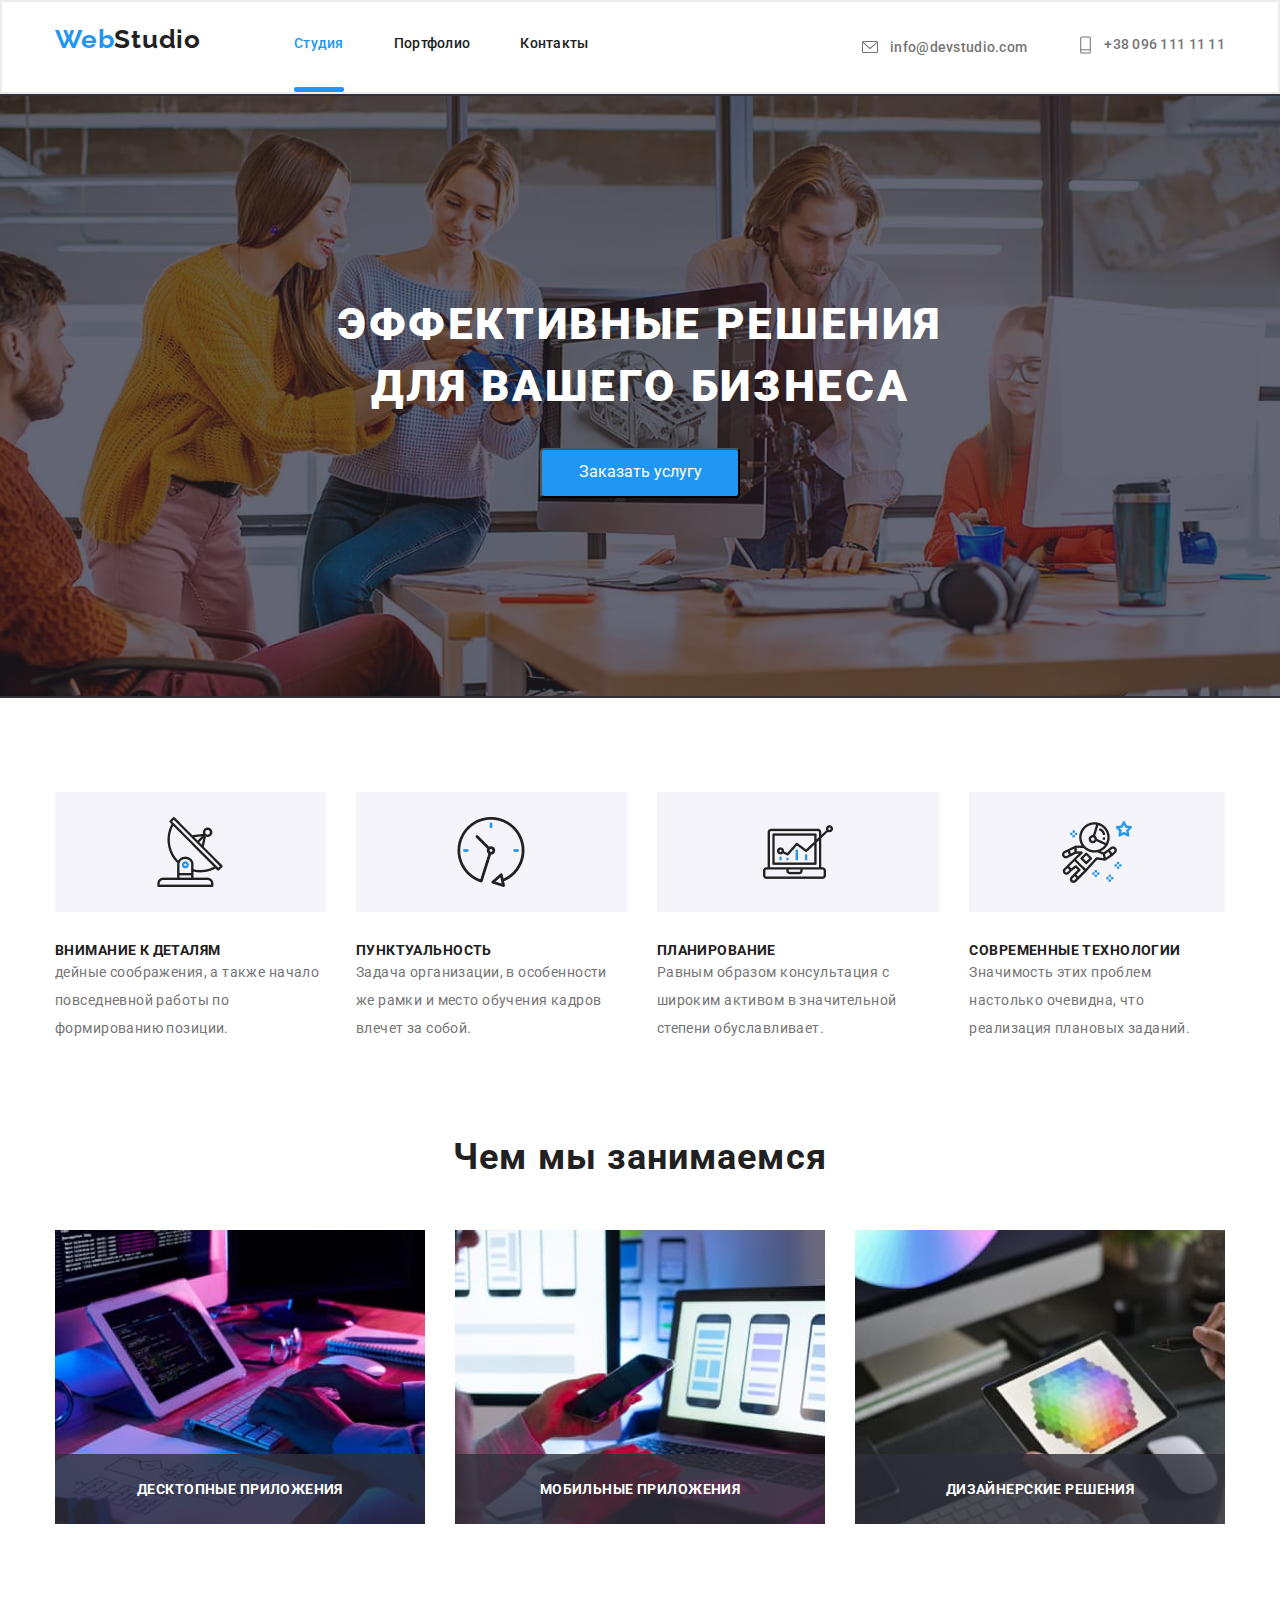
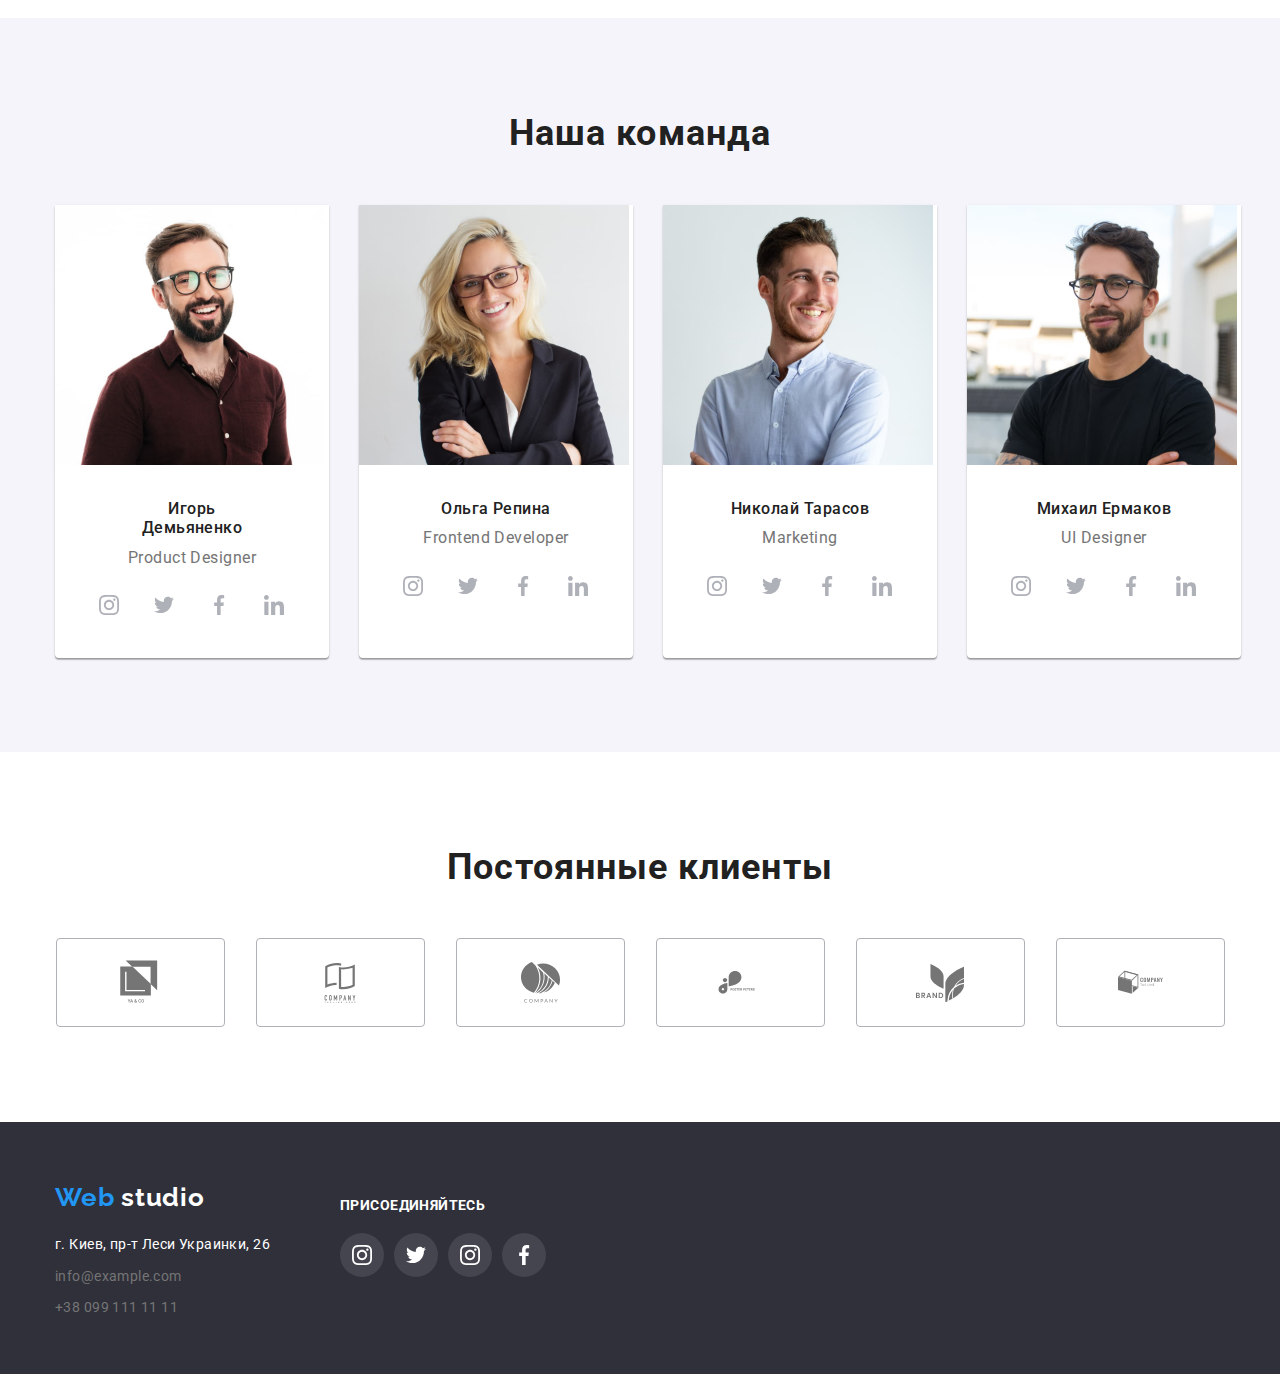
<file: index.html>
<!DOCTYPE html>
<html lang="en">
  <head>
    <meta charset="UTF-8" />
    <meta http-equiv="X-UA-Compatible" content="IE=edge" />
    <meta name="viewport" content="width=device-width, initial-scale=1.0" />
    <title>tech_html_hw</title>
    <link rel="preconnect" href="https://fonts.gstatic.com" />
    <link
      rel="stylesheet"
      href="https://cdnjs.cloudflare.com/ajax/libs/modern-normalize/1.0.0/modern-normalize.min.css"
    />
    <link
      href="https://fonts.googleapis.com/css2?family=Raleway:wght@700&family=Roboto:wght@400;500;700;900&display=swap"
      rel="stylesheet"
    />
    <link rel="stylesheet" href="./css/style.css" />
  </head>
  <body class="page">
    <!-- Header section -->

    <header class="page-header">
      <div class="flexy container">
        <nav class="navig">
          <a href="./index.html" class="logo">Web<span class="logo-2nd-part">Studio</span></a>
          <ul class="site-nav list">
            <li class="item"><a href="./index.html" class="link current">Студия</a></li>
            <li class="item"><a href="./portfolio.html" class="link">Портфолио</a></li>
            <li class="item"><a href="" class="link">Контакты</a></li>
          </ul>
        </nav>
        <ul class="authoriz-nav list">
          <li class="mail">
            <a href="mailto:info@devstudio.com" class="link-mail">
              <svg class="icon-mail-header" width="20px" height="16px">
                <use href="./images/sprite.svg#icon-envelope"></use>
              </svg>
              info@devstudio.com
            </a>
          </li>
          <li class="tel">
            <a href="tel:+380961111111" class="link-tel">
              <svg class="icon-phone-header" width="17px" height="22px">
                <use href="./images/sprite.svg#icon-phone"></use>
              </svg>
              +38 096 111 11 11
            </a>
          </li>
        </ul>
      </div>
    </header>

    <!-- Main section -->

    <main>
      <section class="section-hero section">
        <div class="container">
          <h1 class="title">Эффективные решения <br />для вашего бизнеса</h1>
          <button data-modal-open class="primary">Заказать услугу</button>
        </div>
      </section>

      <section class="principles container section">
        <h2 class="principles-title visually-hidden">Наши принципы</h2>
        <ul class="our-principles list flexy">
          <li class="item sputnik">
            <h3 class="principe-item">Внимание к деталям</h3>
            <p class="text">дейные соображения, а также начало повседневной работы по формированию позиции.</p>
          </li>
          <li class="item clock">
            <h3 class="principe-item">Пунктуальность</h3>
            <p class="text">Задача организации, в особенности же рамки и место обучения кадров влечет за собой.</p>
          </li>
          <li class="item pc">
            <h3 class="principe-item">Планирование</h3>
            <p class="text">Равным образом консультация с широким активом в значительной степени обуславливает.</p>
          </li>
          <li class="item cosmonaut">
            <h3 class="principe-item">Современные технологии</h3>
            <p class="text">Значимость этих проблем настолько очевидна, что реализация плановых заданий.</p>
          </li>
        </ul>
      </section>

      <section class="our-work container section">
        <h2 class="works-title">Чем мы занимаемся</h2>
        <ul class="work-list list flexy">
          <li class="item">
            <div class="works-thumb">
              <img class="works-img" src="./images/note1.jpg" alt="note1" width="370" />
              <div class="our-works-img-bg-box">
                <p class="our-works-img-bg-txt">Десктопные приложения</p>
              </div>
            </div>
          </li>
          <li class="item">
            <div class="works-thumb">
              <img class="works-img" src="./images/note2.jpg" alt="note1" width="370" />
              <div class="our-works-img-bg-box">
                <p class="our-works-img-bg-txt">Мобильные приложения</p>
              </div>
            </div>
          </li>
          <li class="item">
            <div class="works-thumb">
              <img class="works-img" src="./images/note3.jpg" alt="note1" width="370" />
              <div class="our-works-img-bg-box">
                <p class="our-works-img-bg-txt">Дизайнерские решения</p>
              </div>
            </div>
          </li>
        </ul>
      </section>

      <section class="our-team section">
        <div class="container">
          <h2 class="team-title">Наша команда</h2>
          <ul class="workers list flexy">
            <li class="item">
              <img src="./images/worker1.jpg" class="worker-image" alt="Product Designer" width="270" />
              <h3 class="workers-title">Игорь Демьяненко</h3>
              <p class="text">Product Designer</p>
              <ul class="workers-socials-list list">
                <li class="item">
                  <a href="" class="link">
                    <svg class="icon-insta-workers" widht="20px" height="20px">
                      <use href="./images/sprite.svg#icon-insta-worker"></use>
                    </svg>
                  </a>
                </li>
                <li class="item">
                  <a href="" class="link">
                    <svg class="icon--workers" widht="20px" height="20px">
                      <use href="./images/sprite.svg#icon-twitter-worker-nrm"></use>
                    </svg>
                  </a>
                </li>
                <li class="item">
                  <a href="" class="link">
                    <svg class="icon--workers" widht="20px" height="20px">
                      <use href="./images/sprite.svg#icon-facebook-worker"></use>
                    </svg>
                  </a>
                </li>
                <li class="item">
                  <a href="" class="link">
                    <svg class="icon--workers" widht="20px" height="20px">
                      <use href="./images/sprite.svg#icon-linkedin-worker"></use>
                    </svg>
                  </a>
                </li>
              </ul>
            </li>
            <li class="item">
              <img class="worker-image" src="./images/worker2.jpg" alt="Frontend Developer" width="270" />
              <h3 class="workers-title">Ольга Репина</h3>
              <p class="text">Frontend Developer</p>
              <ul class="workers-socials-list list">
                <li class="item">
                  <a href="" class="link">
                    <svg class="icon-insta-workers" widht="20px" height="20px">
                      <use href="./images/sprite.svg#icon-insta-worker"></use>
                    </svg>
                  </a>
                </li>
                <li class="item">
                  <a href="" class="link">
                    <svg class="icon--workers" widht="20px" height="20px">
                      <use href="./images/sprite.svg#icon-twitter-worker-nrm"></use>
                    </svg>
                  </a>
                </li>
                <li class="item">
                  <a href="" class="link">
                    <svg class="icon--workers" widht="20px" height="20px">
                      <use href="./images/sprite.svg#icon-facebook-worker"></use>
                    </svg>
                  </a>
                </li>
                <li class="item">
                  <a href="" class="link">
                    <svg class="icon--workers" widht="20px" height="20px">
                      <use href="./images/sprite.svg#icon-linkedin-worker"></use>
                    </svg>
                  </a>
                </li>
              </ul>
            </li>
            <li class="item">
              <img class="worker-image" src="./images/worker3.jpg" alt="Marketing" width="270" />
              <h3 class="workers-title">Николай Тарасов</h3>
              <p class="text">Marketing</p>
              <ul class="workers-socials-list list">
                <li class="item">
                  <a href="" class="link">
                    <svg class="icon-insta-workers" widht="20px" height="20px">
                      <use href="./images/sprite.svg#icon-insta-worker"></use>
                    </svg>
                  </a>
                </li>
                <li class="item">
                  <a href="" class="link">
                    <svg class="icon--workers" widht="20px" height="20px">
                      <use href="./images/sprite.svg#icon-twitter-worker-nrm"></use>
                    </svg>
                  </a>
                </li>
                <li class="item">
                  <a href="" class="link">
                    <svg class="icon--workers" widht="20px" height="20px">
                      <use href="./images/sprite.svg#icon-facebook-worker"></use>
                    </svg>
                  </a>
                </li>
                <li class="item">
                  <a href="" class="link">
                    <svg class="icon--workers" widht="20px" height="20px">
                      <use href="./images/sprite.svg#icon-linkedin-worker"></use>
                    </svg>
                  </a>
                </li>
              </ul>
            </li>
            <li class="item">
              <img class="worker-image" src="./images/worker4.jpg" alt="UI Designer" width="270" />
              <h3 class="workers-title">Михаил Ермаков</h3>
              <p class="text">UI Designer</p>
              <ul class="workers-socials-list list">
                <li class="item">
                  <a href="" class="link">
                    <svg class="icon-insta-workers" widht="20px" height="20px">
                      <use href="./images/sprite.svg#icon-insta-worker"></use>
                    </svg>
                  </a>
                </li>
                <li class="item">
                  <a href="" class="link">
                    <svg class="icon--workers" widht="20px" height="20px">
                      <use href="./images/sprite.svg#icon-twitter-worker-nrm"></use>
                    </svg>
                  </a>
                </li>
                <li class="item">
                  <a href="" class="link">
                    <svg class="icon--workers" widht="20px" height="20px">
                      <use href="./images/sprite.svg#icon-facebook-worker"></use>
                    </svg>
                  </a>
                </li>
                <li class="item">
                  <a href="" class="link">
                    <svg class="icon--workers" widht="20px" height="20px">
                      <use href="./images/sprite.svg#icon-linkedin-worker"></use>
                    </svg>
                  </a>
                </li>
              </ul>
            </li>
          </ul>
        </div>
      </section>

      <section class="clients">
        <div class="container">
          <h2 class="clients-title">Постоянные клиенты</h2>
          <ul class="clients-list list">
            <li class="item">
              <a href="" class="link">
                <svg class="icon-client first" width="45px" height="50px">
                  <use href="./images/sprite.svg#icon-client-1"></use>
                </svg>
              </a>
            </li>
            <li class="item">
              <a href="" class="link">
                <svg class="icon-client scnd" width="40px" height="52px">
                  <use href="./images/sprite.svg#icon-client-2"></use>
                </svg>
              </a>
            </li>
            <li class="item">
              <a href="" class="link">
                <svg class="icon-client thrd" width="41px" height="43px">
                  <use href="./images/sprite.svg#icon-client-3"></use>
                </svg>
              </a>
            </li>
            <li class="item">
              <a href="" class="link">
                <svg class="icon-client fth" width="80px" height="43px">
                  <use href="./images/sprite.svg#icon-client-4"></use>
                </svg>
              </a>
            </li>
            <li class="item">
              <a href="" class="link">
                <svg class="icon-client fifth" width="60px" height="48px">
                  <use href="./images/sprite.svg#icon-client-5"></use>
                </svg>
              </a>
            </li>
            <li class="item">
              <a href="" class="link">
                <svg class="icon-client sxth" width="89px" height="45px">
                  <use href="./images/sprite.svg#icon-client-6"></use>
                </svg>
              </a>
            </li>
          </ul>
        </div>
      </section>

      <div class="backdrop is-hidden" data-modal>
        <div class="modal">
          <button data-modal-close class="cloze-hero-modal-btn">x</button>
        </div>
      </div>
    </main>

    <!-- Footer section -->

    <footer class="footer">
      <div class="container footer-case">
        <address class="footer-address">
          <a href="./index.html" class="footer-logo">Web <span class="footer-logo-2nd-part">studio</span></a>
          <p class="text">г. Киев, пр-т Леси Украинки, 26</p>
          <ul class="footer-link list">
            <li><a href="mailto:info@example.com" class="item">info@example.com</a></li>
            <li><a href="tel:+380991111111" class="item">+38 099 111 11 11</a></li>
          </ul>
        </address>

        <div class="socials">
          <h3 class="socials-title">Присоединяйтесь</h3>
          <ul class="socials-list list">
            <li class="item icon-insta">
              <a href="" class="link">
                <svg class="footer-socials-icon-svg" width="20" height="20">
                  <use href="./images/sprite.svg#icon-instagram-footer"></use>
                </svg>
              </a>
            </li>
            <li class="item icon-twitter">
              <a href="" class="link">
                <svg class="footer-socials-icon-svg" width="20" height="20">
                  <use href="./images/sprite.svg#icon-twitter-footer"></use>
                </svg>
              </a>
            </li>
            <li class="item icon-facebook">
              <a href="" class="link">
                <svg class="footer-socials-icon-svg" width="20" height="20">
                  <use href="./images/sprite.svg#icon-instagram-footer"></use>
                </svg>
              </a>
            </li>
            <li class="item icon-linkin">
              <a href="" class="link">
                <svg class="footer-socials-icon-svg" width="20" height="20">
                  <use href="./images/sprite.svg#icon-facebook-footer"></use>
                </svg>
              </a>
            </li>
          </ul>
        </div>
      </div>
    </footer>

    <script src="./js/modal.js"></script>
  </body>
</html>
</file>
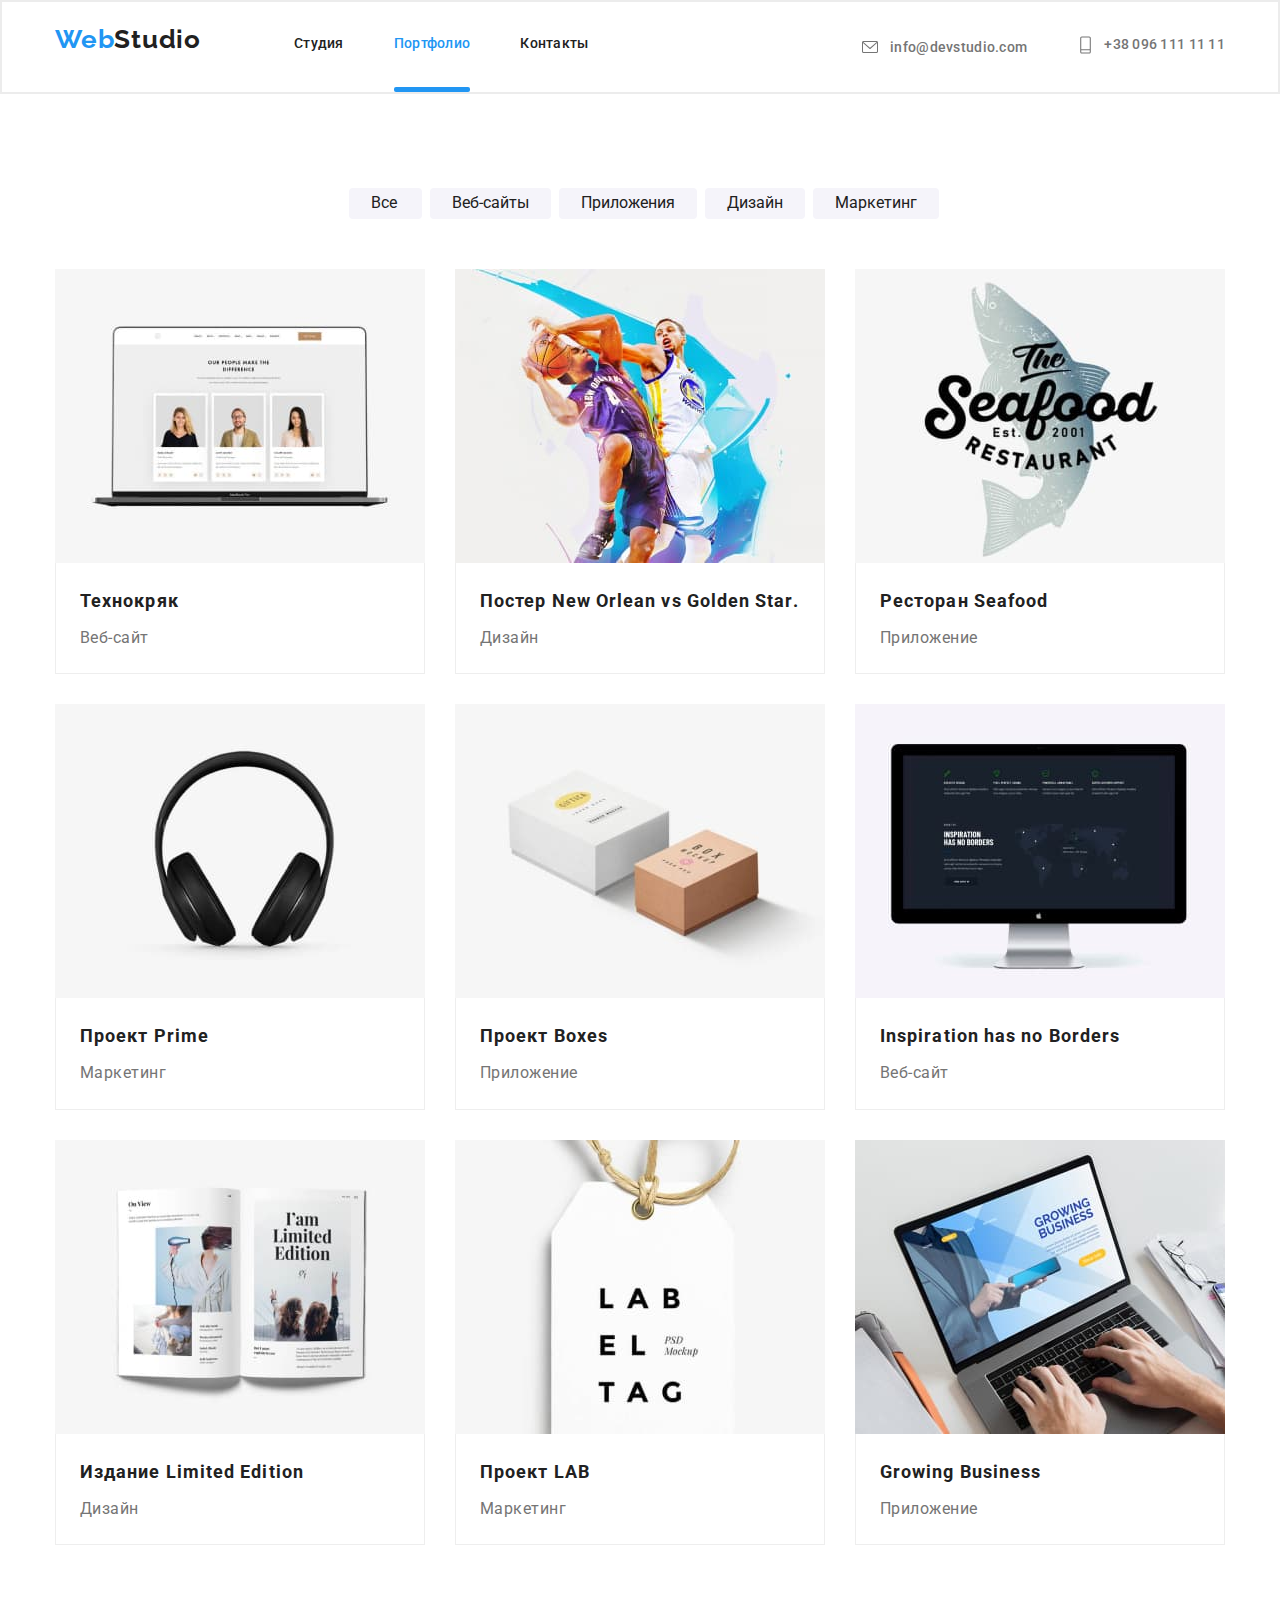
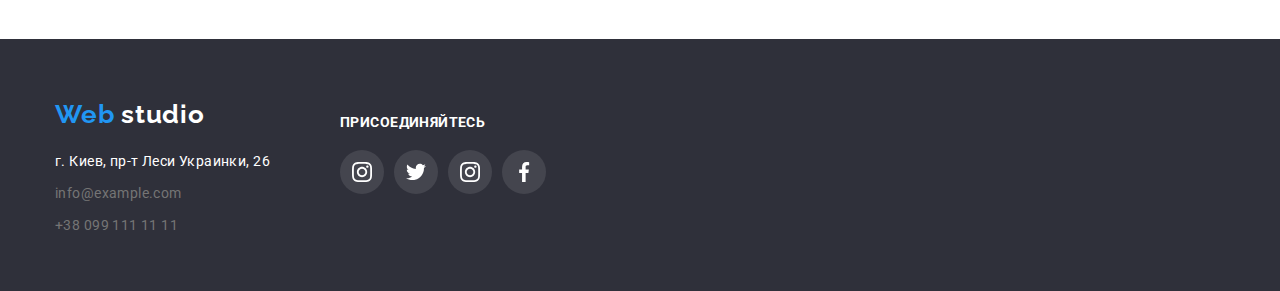
<file: portfolio.html>
<!DOCTYPE html>
<html lang="en">
  <head>
    <meta charset="UTF-8" />
    <meta http-equiv="X-UA-Compatible" content="IE=edge" />
    <meta name="viewport" content="width=device-width, initial-scale=1.0" />
    <title>Portfolio</title>
    <link rel="preconnect" href="https://fonts.gstatic.com" />
    <link
      rel="stylesheet"
      href="https://cdnjs.cloudflare.com/ajax/libs/modern-normalize/1.0.0/modern-normalize.min.css"
    />
    <link
      href="https://fonts.googleapis.com/css2?family=Raleway:wght@700&family=Roboto:wght@400;500;700;900&display=swap"
      rel="stylesheet"
    />
    <link rel="stylesheet" href="./css/style.css" />
  </head>
  <body class="portfolio-page">
    <!-- Header section -->

    <header class="page-header">
      <div class="flexy container">
        <nav class="navig">
          <a href="./index.html" class="logo">Web<span class="logo-2nd-part">Studio</span></a>
          <ul class="site-nav list">
            <li class="item"><a href="./index.html" class="link">Студия</a></li>
            <li class="item"><a href="./portfolio.html" class="link current">Портфолио</a></li>
            <li class="item"><a href="" class="link">Контакты</a></li>
          </ul>
        </nav>
        <ul class="authoriz-nav list">
          <li class="mail">
            <a href="mailto:info@devstudio.com" class="link-mail">
              <svg class="icon-mail-header" width="20px" height="16px">
                <use href="./images/sprite.svg#icon-envelope"></use>
              </svg>
              info@devstudio.com
            </a>
          </li>
          <li class="tel">
            <a href="tel:+380961111111" class="link-tel">
              <svg class="icon-phone-header" width="17px" height="22px">
                <use href="./images/sprite.svg#icon-phone"></use>
              </svg>
              +38 096 111 11 11
            </a>
          </li>
        </ul>
      </div>
    </header>

    <!-- Main section -->

    <main class="main-section">
      <div class="container">
        <nav class="portfolio-filters">
          <ul class="portfolio-nav list">
            <li class="item"><a href="" class="button">Все</a></li>
            <li class="item"><a href="" class="button">Веб-сайты</a></li>
            <li class="item"><a href="" class="button">Приложения</a></li>
            <li class="item"><a href="" class="button">Дизайн</a></li>
            <li class="item"><a href="" class="button">Маркетинг</a></li>
          </ul>
        </nav>

        <section class="projects section">
          <h1 class="projects-title visually-hidden">Projects</h1>
          <ul class="project-list list">
            <li class="project-card">
              <a class="projects-link" href="">
                <div class="project-img-box">
                  <img class="porfolio-card-img" src="./images/project1.jpg" alt="project1" width="370" />
                  <div class="projects-hover-txt">
                    <p>
                      Технокряк это современная площадка распространения коронавируса. Компании используют эту платформу
                      для цифрового шпионажа и атак на защищённые сервера конкурентов.
                    </p>
                  </div>
                </div>
                <div class="projects-bot-box">
                  <h2 class="projects-title">Технокряк</h2>
                  <p class="projects-works">Веб-сайт</p>
                </div>
              </a>
            </li>
            <li class="project-card">
              <a class="projects-link" href="">
                <div class="project-img-box">
                  <img class="porfolio-card-img" src="./images/project2.jpg" alt="project2" width="370" />
                  <div class="projects-hover-txt">
                    <p>
                      Технокряк это современная площадка распространения коронавируса. Компании используют эту платформу
                      для цифрового шпионажа и атак на защищённые сервера конкурентов.
                    </p>
                  </div>
                </div>
                <div class="projects-bot-box">
                  <h2 class="projects-title big">Постер New Orlean vs Golden Star.</h2>
                  <p class="projects-works">Дизайн</p>
                </div>
              </a>
            </li>
            <li class="project-card">
              <a class="projects-link" href="">
                <div class="project-img-box">
                  <img class="porfolio-card-img" src="./images/project3.jpg" alt="project3" width="370" />
                  <div class="projects-hover-txt">
                    <p>
                      Технокряк это современная площадка распространения коронавируса. Компании используют эту платформу
                      для цифрового шпионажа и атак на защищённые сервера конкурентов.
                    </p>
                  </div>
                </div>
                <div class="projects-bot-box">
                  <h2 class="projects-title">Ресторан Seafood</h2>
                  <p class="projects-works">Приложение</p>
                </div>
              </a>
            </li>
            <li class="project-card">
              <a class="projects-link" href="">
                <div class="project-img-box">
                  <img class="porfolio-card-img" src="./images/project4.jpg" alt="project4" width="370" />
                  <div class="projects-hover-txt">
                    <p>
                      Технокряк это современная площадка распространения коронавируса. Компании используют эту платформу
                      для цифрового шпионажа и атак на защищённые сервера конкурентов.
                    </p>
                  </div>
                </div>
                <div class="projects-bot-box">
                  <h2 class="projects-title">Проект Prime</h2>
                  <p class="projects-works">Маркетинг</p>
                </div>
              </a>
            </li>
            <li class="project-card">
              <a class="projects-link" href="">
                <div class="project-img-box">
                  <img class="porfolio-card-img" src="./images/project5.jpg" alt="project5" width="370" />
                  <div class="projects-hover-txt">
                    <p>
                      Технокряк это современная площадка распространения коронавируса. Компании используют эту платформу
                      для цифрового шпионажа и атак на защищённые сервера конкурентов.
                    </p>
                  </div>
                </div>
                <div class="projects-bot-box">
                  <h2 class="projects-title">Проект Boxes</h2>
                  <p class="projects-works">Приложение</p>
                </div>
              </a>
            </li>
            <li class="project-card">
              <a class="projects-link" href="">
                <div class="project-img-box">
                  <img class="porfolio-card-img" src="./images/project6.jpg" alt="project6" width="370" />
                  <div class="projects-hover-txt">
                    <p>
                      Технокряк это современная площадка распространения коронавируса. Компании используют эту платформу
                      для цифрового шпионажа и атак на защищённые сервера конкурентов.
                    </p>
                  </div>
                </div>
                <div class="projects-bot-box">
                  <h2 class="projects-title">Inspiration has no Borders</h2>
                  <p class="projects-works">Веб-сайт</p>
                </div>
              </a>
            </li>
            <li class="project-card">
              <a class="projects-link" href="">
                <div class="project-img-box">
                  <img class="porfolio-card-img" src="./images/project7.jpg" alt="project7" width="370" />
                  <div class="projects-hover-txt">
                    <p>
                      Технокряк это современная площадка распространения коронавируса. Компании используют эту платформу
                      для цифрового шпионажа и атак на защищённые сервера конкурентов.
                    </p>
                  </div>
                </div>
                <div class="projects-bot-box">
                  <h2 class="projects-title">Издание Limited Edition</h2>
                  <p class="projects-works">Дизайн</p>
                </div>
              </a>
            </li>
            <li class="project-card">
              <a class="projects-link" href="">
                <div class="project-img-box">
                  <img class="porfolio-card-img" src="./images/project8.jpg" alt="project8" width="370" />
                  <div class="projects-hover-txt">
                    <p>
                      Технокряк это современная площадка распространения коронавируса. Компании используют эту платформу
                      для цифрового шпионажа и атак на защищённые сервера конкурентов.
                    </p>
                  </div>
                </div>
                <div class="projects-bot-box">
                  <h2 class="projects-title">Проект LAB</h2>
                  <p class="projects-works">Маркетинг</p>
                </div>
              </a>
            </li>
            <li class="project-card">
              <a class="projects-link" href="">
                <div class="project-img-box">
                  <img class="porfolio-card-img" src="./images/project9.jpg" alt="project9" width="370" />
                  <div class="projects-hover-txt">
                    <p>
                      Технокряк это современная площадка распространения коронавируса. Компании используют эту платформу
                      для цифрового шпионажа и атак на защищённые сервера конкурентов.
                    </p>
                  </div>
                </div>
                <div class="projects-bot-box">
                  <h2 class="projects-title">Growing Business</h2>
                  <p class="projects-works">Приложение</p>
                </div>
              </a>
            </li>
          </ul>
        </section>
      </div>
    </main>

    <!-- Footer section -->

    <footer class="footer">
      <div class="container footer-case">
        <address class="footer-address">
          <a href="./index.html" class="footer-logo">Web <span class="footer-logo-2nd-part">studio</span></a>
          <p class="text">г. Киев, пр-т Леси Украинки, 26</p>
          <ul class="footer-link list">
            <li><a href="mailto:info@example.com" class="item">info@example.com</a></li>
            <li><a href="tel:+380991111111" class="item">+38 099 111 11 11</a></li>
          </ul>
        </address>

        <div class="socials">
          <h3 class="socials-title">Присоединяйтесь</h3>
          <ul class="socials-list list">
            <li class="item icon-insta">
              <a href="" class="link">
                <svg class="footer-socials-icon-svg" width="20" height="20">
                  <use href="./images/sprite.svg#icon-instagram-footer"></use>
                </svg>
              </a>
            </li>
            <li class="item icon-twitter">
              <a href="" class="link">
                <svg class="footer-socials-icon-svg" width="20" height="20">
                  <use href="./images/sprite.svg#icon-twitter-footer"></use>
                </svg>
              </a>
            </li>
            <li class="item icon-facebook">
              <a href="" class="link">
                <svg class="footer-socials-icon-svg" width="20" height="20">
                  <use href="./images/sprite.svg#icon-instagram-footer"></use>
                </svg>
              </a>
            </li>
            <li class="item icon-linkin">
              <a href="" class="link">
                <svg class="footer-socials-icon-svg" width="20" height="20">
                  <use href="./images/sprite.svg#icon-facebook-footer"></use>
                </svg>
              </a>
            </li>
          </ul>
        </div>
      </div>
    </footer>
  </body>
</html>
</file>
<file: css/style.css>
:root {
  --title-text-color: #212121;
  --main-text-color: #757575;
  --alternative-text-color: #2196f3;
  --white-words: #ffffff;
  --bg-color: #2f303a;
  --bg-button: #f5f4fa;
  --portfolio-item-border: #eeeeee;
  --portfolio-card-bg: rgba(33, 150, 243, 0.9);
}

html {
  box-sizing: border-box;
}

*,
*::before,
*::after {
  box-sizing: inherit;
}

.page {
  margin: 0;

  font-family: Roboto, sans-serif;
  background-color: var(--white-words);
  color: var(--main-text-color);
}

.visually-hidden {
  position: absolute !important;
  clip: rect(1px 1px 1px 1px);
  clip: rect(1px, 1px, 1px, 1px);
  padding: 0 !important;
  border: 0 !important;
  height: 1px !important;
  width: 1px !important;
  overflow: hidden;
}

.list {
  list-style: none;
}

.container {
  margin-left: auto;
  margin-right: auto;
  padding-right: 15px;
  padding-left: 15px;

  width: 1200px;
}

.section {
  padding-top: 94px;
  padding-bottom: 94px;
}

.flexy {
  display: flex;
  flex-direction: row;
}

h1,
h2,
h3,
h4,
h5,
h6,
p,
ul {
  margin-top: 0;
  margin-bottom: 0;
}

h2 {
  color: var(--title-text-color);
  font-weight: 700;
  font-size: 36px;
  line-height: 1.2;
  letter-spacing: 0.03em;
}

ul {
  padding-inline-start: 0;
}

a {
  outline: none;
}

a:focus {
  outline: 1px solid var(--main-text-color);
}

/* Buttons */

.button {
  display: inline-block;
  padding: 6px 22px;

  min-width: 73px;
  border-radius: 4px;
  color: var(--title-text-color);
  background-color: var(--bg-button);
  cursor: pointer;
  text-decoration: none;

  transition: background-color 250ms cubic-bezier(0.4, 0, 0.2, 1), color 250ms cubic-bezier(0.4, 0, 0.2, 1),
    outline 250ms cubic-bezier(0.4, 0, 0.2, 1);
}

.button:hover,
.button:focus {
  background-color: var(--alternative-text-color);
  color: var(--white-words);
  outline: none;
  box-shadow: 0px 3px 1px rgba(0, 0, 0, 0.1), 0px 1px 2px rgba(0, 0, 0, 0.08), 0px 2px 2px rgba(0, 0, 0, 0.12);
}

.primary {
  padding: 10px 32px;
  width: 200px;
  height: 50px;
  background: var(--alternative-text-color);
  color: var(--white-words);
  cursor: pointer;
  border-radius: 4px;
}

.cloze-hero-modal-btn {
  display: block;
  position: absolute;
  right: 0;
  top: 0;
  width: 30px;
  height: 30px;
  background: var(--white-words);
  border: 1px solid rgba(0, 0, 0, 0.1);
  border-radius: 50%;
  cursor: pointer;
}

/* HEADER */

.page-header {
  border: 2px solid #ececec;
  margin-right: auto;
  margin-left: auto;
}

.logo {
  display: block;
  padding-top: 22px;
  padding-bottom: 27px;

  color: var(--alternative-text-color);
  font-family: Raleway;
  font-weight: 700;
  font-size: 26px;
  line-height: 1.2;
  letter-spacing: 0.03em;

  text-decoration: none;
}

.logo-2nd-part {
  color: var(--title-text-color);
  font-family: Raleway;
  font-weight: 700;
  font-size: 26px;
  line-height: 1.2;
  letter-spacing: 0.03em;
}

/* site nav */
.navig {
  display: flex;
}

.site-nav {
  display: flex;
  align-items: center;
  margin-left: 93px;
}

.site-nav .item + .item {
  margin-left: 50px;
}

.site-nav .link {
  display: block;
  padding-top: 32px;
  padding-bottom: 32px;

  color: var(--title-text-color);
  font-weight: 500;
  font-size: 14px;
  line-height: 1.2;
  letter-spacing: 0.02em;
  height: 89px;

  text-decoration: none;

  transition: color 250ms cubic-bezier(0.4, 0, 0.2, 1);
}

.site-nav .link:hover,
.site-nav .link:focus {
  outline: none;
  color: var(--alternative-text-color);
  font-weight: 500;
  font-size: 14px;
  line-height: 1.2;
  letter-spacing: 0.02em;
}

.site-nav .item {
  position: relative;
}

.site-nav .current {
  color: var(--alternative-text-color);
  font-weight: 500;
  font-size: 14px;
  line-height: 1.2;
  letter-spacing: 0.02em;
}

.site-nav .current::after {
  position: absolute;
  left: 0;
  bottom: 0;
  display: block;
  content: '';
  width: 100%;
  height: 5px;
  background: var(--alternative-text-color);
  border-radius: 2px;
}

/* authoriz-nav*/
.authoriz-nav > .mail {
  display: flex;
  margin-right: 50px;
}

.authoriz-nav .link-mail,
.authoriz-nav .link-tel {
  display: inline-flex;
  align-items: center;
  color: var(--main-text-color);
  fill: var(--main-text-color);
  font-weight: 500;
  font-size: 14px;
  line-height: 1.2px;
  letter-spacing: 0.02em;
  text-decoration: none;

  transition: color 250ms cubic-bezier(0.4, 0, 0.2, 1), outline 250ms cubic-bezier(0.4, 0, 0.2, 1);
}

.icon-mail-header {
  margin-right: 10px;

  transition: fill 250ms cubic-bezier(0.4, 0, 0.2, 1);
}

.icon-phone-header {
  margin-right: 10px;

  transition: fill 250ms cubic-bezier(0.4, 0, 0.2, 1);
}

.authoriz-nav .link-mail:hover,
.authoriz-nav .link-mail:focus,
.authoriz-nav .link-tel:hover,
.authoriz-nav .link-tel:focus {
  fill: var(--alternative-text-color);
  outline: none;
  color: var(--alternative-text-color);
}

.authoriz-nav {
  display: inline-flex;
  align-items: center;
  padding-top: 32px;
  padding-bottom: 32px;
  margin-bottom: 0;
  margin-top: 0;
  margin-left: auto;
  margin-right: 0;
}

/* MAIN PAGE */

/* HERO section  */

.section-hero {
  text-align: center;
  padding-top: 200px;
  padding-bottom: 200px;
  margin-left: auto;
  margin-right: auto;

  background-image: linear-gradient(to right, rgba(47, 48, 58, 0.4), rgba(47, 48, 58, 0.4)), url(../images/bg1.jpg);
  background-repeat: no-repeat;
  background-position: center;
  background-color: var(--bg-color);
}

.section-hero .title {
  margin-top: 200x;
  margin-bottom: 30px;

  color: var(--white-words);
  font-weight: 900;
  font-size: 44px;
  line-height: 1.4;
  letter-spacing: 0.06em;
  text-transform: uppercase;
}

/* PRINCIPLES section  */

.principles {
  padding-bottom: 0;
}

.our-principles .item::before {
  display: block;
  content: '';
  height: 120px;
  background-color: #f5f4fa;
  background-position: center;
  background-repeat: no-repeat;
  margin-bottom: 30px;
}

.sputnik::before {
  background-image: url(../images/sputnic.png);
}

.clock::before {
  background-image: url(../images/clock.png);
}

.pc::before {
  background-image: url(../images/pc.png);
}

.cosmonaut::before {
  background-image: url(../images/cosmonaut.png);
}

.our-principles .item + .item {
  margin-left: 30px;
}

.principles .principe-item {
  color: var(--title-text-color);
  font-weight: 700;
  font-size: 14px;
  line-height: 1.2;
  letter-spacing: 0.03em;
  text-transform: uppercase;
}

.principles .text {
  font-style: normal;
  font-weight: normal;
  font-size: 14px;
  line-height: 2;
  letter-spacing: 0.03em;
}

/* OUR WORKS section */

.work-list .item + .item {
  margin-left: 30px;
}

.our-work .works-title {
  margin-bottom: 50px;
  text-align: center;
}

.works-thumb {
  position: relative;
}

.works-img {
  display: block;
}

.our-works-img-bg-box {
  display: flex;
  justify-content: center;
  align-items: center;
  position: absolute;
  left: 0;
  bottom: 0;
  width: 100%;
  height: 70px;
  background: rgba(47, 48, 58, 0.8);
}

.our-works-img-bg-txt {
  font-weight: 700;
  font-size: 14px;
  line-height: 16px;
  text-align: center;
  letter-spacing: 0.03em;
  text-transform: uppercase;
  color: var(--white-words);
}

/* OUR TEAM section */

.our-team {
  background-color: #f5f4fa;
}

.our-team .team-title {
  margin-bottom: 50px;
  text-align: center;
}

.workers .item + .item {
  margin-left: 30px;
}

.workers .item {
  background-color: var(--white-words);
  box-shadow: 0px 1px 3px rgba(0, 0, 0, 0.12), 0px 1px 1px rgba(0, 0, 0, 0.14), 0px 2px 1px rgba(0, 0, 0, 0.2);
  border-radius: 0px 0px 4px 4px;
}

.workers-title {
  margin: 30px auto 10px;
  text-align: center;

  width: 152px;
  color: var(--title-text-color);
  font-style: normal;
  font-weight: 500;
  font-size: 16px;
  line-height: 1.2;
  letter-spacing: 0.03em;
}

.workers .text {
  margin: 10px auto 16px;
  text-align: center;

  width: 147px;
  color: var(--main-text-color);
  font-weight: 400;
  font-size: 16px;
  line-height: 1.2;
  letter-spacing: 0.03em;
}

.workers-socials-list {
  display: flex;
  text-align: center;
  margin-left: 32px;
  margin-right: 32px;
  margin-bottom: 30px;
}

.workers-socials-list .item {
  width: 45px;
  height: 45px;
  box-shadow: none;
}

.workers-socials-list .item + .item {
  margin-left: 10px;
}

.workers-socials-list .link {
  display: flex;
  text-align: center;
  align-items: center;
  fill: #afb1b8;
  width: 44px;
  height: 44px;
  border-radius: 50%;

  transition: fill 250ms cubic-bezier(0.4, 0, 0.2, 1), background-color 250ms cubic-bezier(0.4, 0, 0.2, 1);
}

.workers-socials-list .link:hover,
.workers-socials-list .link:focus {
  fill: var(--white-words);
  background-color: var(--alternative-text-color);
}

/* CLIENTS section */

.clients {
  padding-top: 94px;
  padding-bottom: 94px;
}

.clients-title {
  margin-bottom: 50px;
  font-weight: 700;
  font-size: 36px;
  line-height: 42px;
  text-align: center;
  letter-spacing: 0.03em;
}

.clients-list {
  display: flex;
  justify-content: center;
}

.clients-list .link {
  display: flex;
  align-items: center;
  justify-content: center;
  fill: var(--main-text-color);

  width: 169px;
  height: 89px;
  border: 1px solid #afb1b8;
  border-radius: 4px;

  transition: fill 250ms cubic-bezier(0.4, 0, 0.2, 1), border 250ms cubic-bezier(0.4, 0, 0.2, 1),
    outline 250ms cubic-bezier(0.4, 0, 0.2, 1);
}

.clients-list .link:hover,
.clients-list .link:focus {
  fill: var(--alternative-text-color);
  border: 1px solid var(--alternative-text-color);
  outline: none;
}

.clients-list .item {
  display: flex;
  align-items: center;
  justify-content: center;

  color: var(--main-text-color);
  width: 170px;
  height: 90px;
}

.clients-list .item + .item {
  margin-left: 30px;
}

/* PORTFOLIO section*/

.portfolio-page {
  font-family: Roboto, sans-serif;
  background-color: var(--white-words);
  color: var(--main-text-color);
}

/* navigation-filters */

.portfolio-nav {
  display: flex;
  justify-content: center;
  margin-top: 0;
  margin-bottom: 0;
}

.portfolio-filters {
  padding-top: 94px;
}

.portfolio-nav .item {
  margin-left: 8px;
}

/* Projects */

.projects {
  margin-top: 50px;
  padding-top: 0;
}

.projects-title {
  margin: 0 24px 4px 24px;

  color: var(--title-text-color);
  font-weight: 700;
  font-size: 18px;
  line-height: 2;
  letter-spacing: 0.06em;
}

.projects-link .big {
  width: 322px;
}

.project-list {
  display: flex;
  flex-wrap: wrap;
}

.project-card {
  position: relative;
  width: 370px;
  margin-right: 30px;
  margin-bottom: 30px;

  transition: box-shadow 250ms cubic-bezier(0.4, 0, 0.2, 1);
}

.project-card:hover,
.project-card:focus {
  box-shadow: 0px 1px 1px rgba(0, 0, 0, 0.12), 0px 4px 4px rgba(0, 0, 0, 0.06), 1px 4px 6px rgba(0, 0, 0, 0.16);
}

.project-card:nth-child(3n) {
  margin-right: 0;
}

.project-card:nth-last-child(-n + 3) {
  margin-bottom: 0px;
}

.project-img-box {
  position: relative;
  overflow: hidden;
}

.projects-hover-txt {
  position: absolute;
  display: flex;
  align-items: center;
  padding: 63px 25px;

  width: 100%;
  height: 100%;
  top: 0;
  left: 0;
  transform: translateY(100%);

  background: var(--portfolio-card-bg);
  font-size: 18px;
  line-height: 28px;
  letter-spacing: 0.03em;
  color: var(--white-words);
  transition: transform 250ms cubic-bezier(0.4, 0, 0.2, 1);
}

.project-card:hover .projects-hover-txt,
.project-card:focus .projects-hover-txt {
  transform: translateY(0);
}

.projects-link {
  text-decoration: none;
}

.porfolio-card-img {
  display: block;
}

.projects-bot-box {
  padding: 20px 0 20px 0;
  border-bottom: 1px solid var(--portfolio-item-border);
  border-left: 1px solid var(--portfolio-item-border);
  border-right: 1px solid var(--portfolio-item-border);
}

.projects-works {
  margin: 0 24px 0 24px;
  color: var(--main-text-color);
  font-weight: 400;
  font-size: 16px;
  line-height: 1.9;
  letter-spacing: 0.03em;
}

/* MODAL section */

.backdrop {
  position: fixed;
  top: 0;
  left: 0;
  width: 100%;
  height: 100%;
  background: rgba(0, 0, 0, 0.2);
  opacity: 1;
  transition: opacity 1500ms cubic-bezier(0.4, 0, 0.2, 1);
}

.backdrop.is-hidden {
  opacity: 0;
  pointer-events: none;
}

.backdrop.is-hidden .modal {
  transform: translate(-50%, -200%);
}

.modal {
  position: absolute;
  top: 50%;
  left: 50%;
  transform: translate(-50%, -50%);
  min-width: 528px;
  min-height: 581px;
  background-color: var(--white-words);
  box-shadow: 0px 1px 3px rgba(0, 0, 0, 0.12), 0px 1px 1px rgba(0, 0, 0, 0.14), 0px 2px 1px rgba(0, 0, 0, 0.2);
  border-radius: 4px;
  transition: transform 1000ms cubic-bezier(0.4, 0, 0.2, 1);
}

/* FOOTER section*/

.footer {
  display: flex;
  margin-right: auto;
  margin-left: auto;

  background-color: var(--bg-color);
  color: var(--main-text-color);
}

.footer-case {
  display: inline-flex;
}

.footer-address {
  padding-top: 60px;
  height: 252px;
}

.footer-logo {
  display: block;
  margin-right: auto;
  margin-bottom: 20px;

  color: var(--alternative-text-color);
  font-family: Raleway;
  font-style: normal;
  font-weight: 700;
  font-size: 26px;
  line-height: 1.2;
  letter-spacing: 0.03em;

  text-decoration: none;
}

.footer-logo-2nd-part {
  color: var(--white-words);
  font-family: Raleway, sans-serif;
  font-weight: 700;
  font-size: 26px;
  line-height: 1.2;
  letter-spacing: 0.03em;
}

.footer .text {
  margin-bottom: 8px;

  font-style: normal;
  color: var(--white-words);
  font-weight: 400;
  font-size: 14px;
  line-height: 1.7;
  letter-spacing: 0.03em;
  text-decoration: none;
}

.footer-link .item {
  text-decoration: none;
}

.footer-link .item {
  display: block;
  margin-bottom: 8px;

  font-style: normal;
  color: var(--main-text-color);
  font-weight: 400;
  font-size: 14px;
  line-height: 1.7;
  letter-spacing: 0.03em;
}

.socials {
  padding-top: 75px;
  padding-bottom: 95px;
  margin-left: 70px;
}

.socials-title {
  margin-bottom: 20px;
  font-weight: 700;
  font-size: 14px;
  line-height: 16px;
  letter-spacing: 0.03em;
  text-transform: uppercase;
  color: var(--white-words);
}

.socials-list {
  display: inline-flex;
}

.socials-list .item + .item {
  margin-left: 10px;
}

.socials-list .item {
  display: flex;
  height: 44px;
  width: 44px;
  background: rgba(255, 255, 255, 0.1);
  border-radius: 50%;
  background-position: center;
  background-repeat: no-repeat;

  transition: background-color 250ms cubic-bezier(0.4, 0, 0.2, 1);
}

.socials-list .item:hover,
.socials-list .item:focus {
  background-color: var(--alternative-text-color);
}

.socials-list .link {
  display: flex;
  justify-content: center;
  align-items: center;
  width: 44px;
  height: 44px;
}

.footer-socials-icon-svg {
  fill: var(--white-words);
}
</file>
